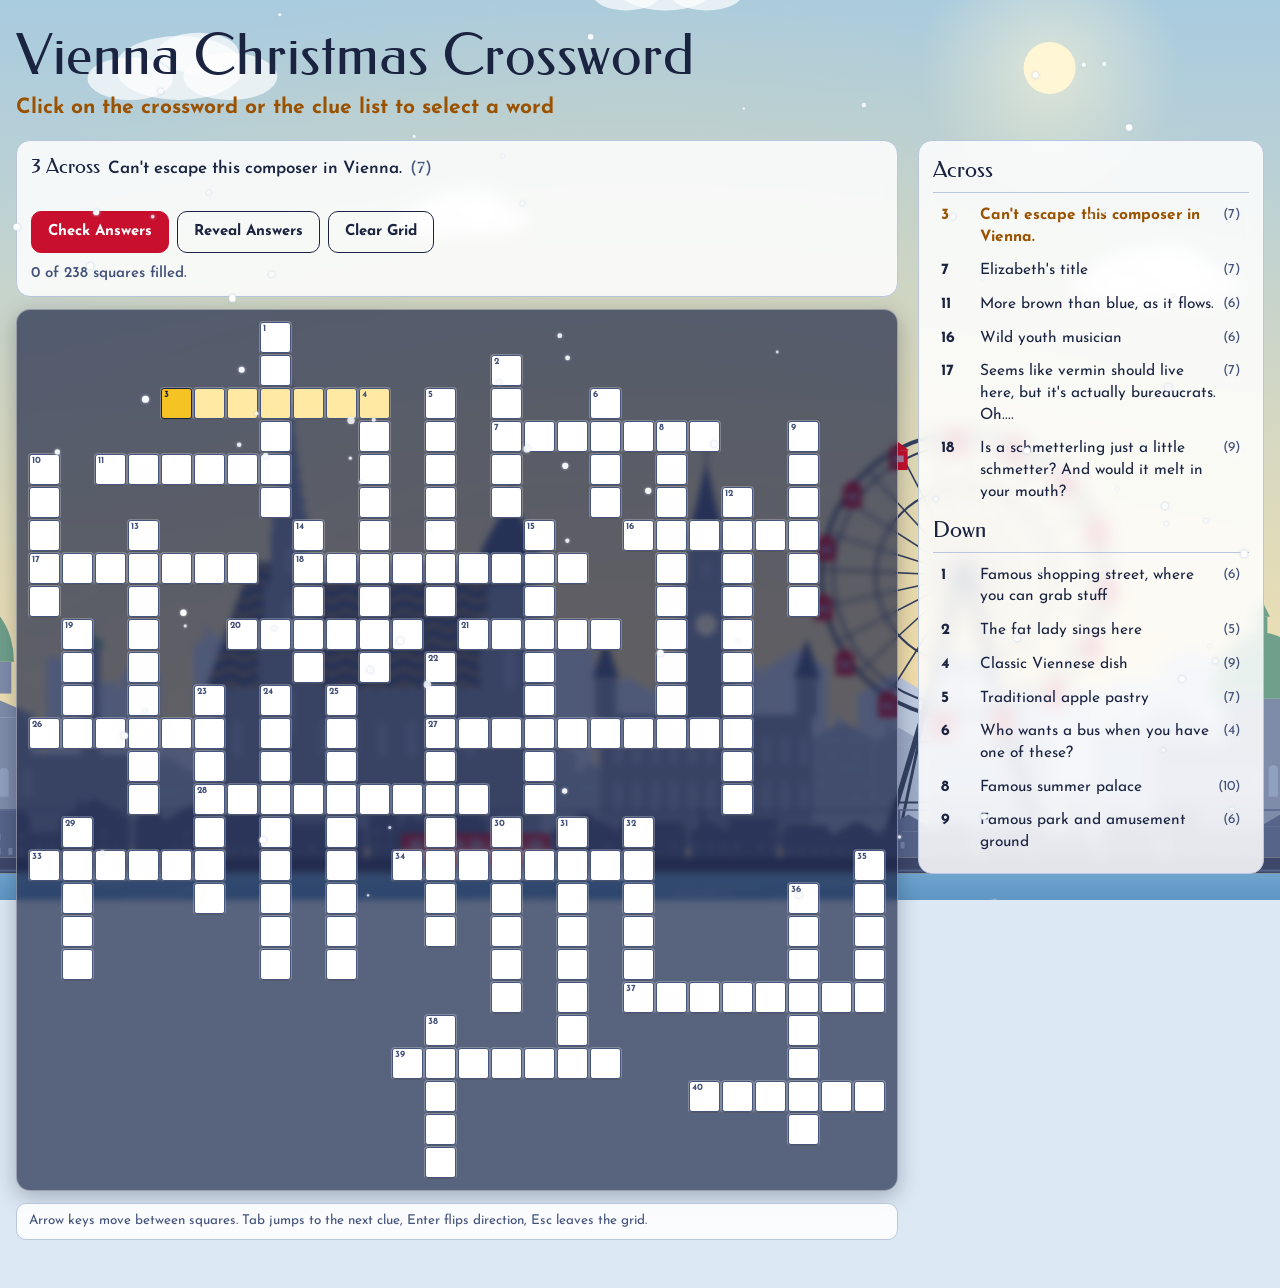
<file: assets/19.html>
<!doctype html><html><head><meta charset=utf8><meta name=viewport content="width=device-width,initial-scale=1,viewport-fit=cover"><style>:root{color-scheme:light;box-sizing:border-box;padding-top:env(safe-area-inset-top,0px);padding-bottom:env(safe-area-inset-bottom,0px)}html{scroll-padding-top:env(safe-area-inset-top,0px)}body{margin:0;padding:0;font:14px -apple-system,BlinkMacSystemFont,sans-serif;background:#fff;color:#000}img{max-width:100%}[hidden]:not([hidden=until-found i]){display:none!important}</style></head><body>
<title>Vienna Christmas Crossword</title>
<meta name="claude:viewport-fit-sides" content="cover">
<link rel="preconnect" href="https://fonts.googleapis.com">
<link rel="preconnect" href="https://fonts.gstatic.com" crossorigin>
<link rel="stylesheet" href="https://fonts.googleapis.com/css2?family=Federo&family=Josefin+Sans:wght@400;600;700&display=swap">
<style>
/* Layout concept: a fixed, illustrated Vienna skyline (Stephansdom, Rathaus, Riesenrad, a red tram) fills the
   background. A sparse tile grid floats over it, and the clues sit in a frosted side panel. */
:root {
  --f-display: "Federo", "Georgia", serif;
  --f-ui: "Josefin Sans", "Trebuchet MS", system-ui, sans-serif;

  /* page + puzzle */
  --bg: #DCE9F4;
  --ink: #1A2340;
  --ink-soft: #44527A;
  --panel: #FFFFFFD9;
  --panel-line: #B9C6DE;
  --hover: #1A234014;
  --cell: #FFFFFF;
  --cell-ink: #1A2340;
  --cell-line: #46557E;
  --cell-num: #44527A;
  --clue-active: #9A5200;
  --board: rgba(20, 30, 64, 0.66);
  --board-line: rgba(255, 255, 255, 0.4);
  --cell-word: #FFE9A3;
  --cell-cur: #F6C324;
  --cur-ink: #1A2340;
  --ok: #14764A;
  --ok-bg: #D5F0E2;
  --bad: #B3261E;
  --bad-bg: #FBD7D3;
  --rev: #2956A8;
  --accent: #C8102E;
  --accent-ink: #FFFFFF;

  /* skyline */
  --sky-top: #9CC7E6;
  --sky-bot: #FCE6B0;
  --glow: #FFD98A;
  --sun: #FFF6D6;
  --star-a: 0;
  --cloud-a: 0.7;
  --far: #BFCBE0;
  --mid: #9DABC6;
  --stone: #7E8CAA;
  --roof: #4B5A82;
  --roof-line: #E5B13F;
  --dome: #6FA08B;
  --wheel: #34415F;
  --cabin: #C8102E;
  --near: #56648A;
  --road: #3C476A;
  --river: #6FA4CF;
  --river-deep: #3F78AA;
  --win: #9FB1D0;
  --win-a: 0.55;
  --tram: #D3182F;
}
@media (prefers-color-scheme: dark) {
  :root:not([data-theme="light"]) {
    --bg: #0A1026;
    --ink: #E9EDFA;
    --ink-soft: #A9B4D4;
    --panel: #0F1836D9;
    --panel-line: #2B3A6B;
    --hover: #FFFFFF14;
    --cell: #17224D;
    --cell-ink: #F1F4FF;
    --cell-line: #4C5C8C;
    --cell-word: #51451C;
    --cell-cur: #E8B92E;
    --cur-ink: #0A1026;
    --ok: #5ED19A;
    --ok-bg: #12382A;
    --bad: #FF8A80;
    --bad-bg: #4A1D22;
    --rev: #8DB4FF;
    --accent: #C8102E;
    --accent-ink: #FFFFFF;
    --sky-top: #070C22;
    --sky-bot: #2B3566;
    --glow: #6A5A8A;
    --sun: #EDE8CF;
    --star-a: 0.9;
    --cloud-a: 0;
    --far: #1D2850;
    --mid: #162044;
    --stone: #101838;
    --roof: #1B2552;
    --roof-line: #A67C2A;
    --dome: #1F4A4A;
    --wheel: #E2C675;
    --cabin: #FF7A59;
    --near: #0B1230;
    --road: #070C20;
    --river: #1B2A5C;
    --river-deep: #0D1634;
    --win: #F5C95B;
    --win-a: 0.9;
    --tram: #E02B3F;
    color-scheme: dark;
  }
}
:root[data-theme="dark"] {
  --bg: #0A1026;
  --ink: #E9EDFA;
  --ink-soft: #A9B4D4;
  --panel: #0F1836D9;
  --panel-line: #2B3A6B;
  --hover: #FFFFFF14;
  --cell: #17224D;
  --cell-ink: #F1F4FF;
  --cell-line: #4C5C8C;
  --cell-word: #51451C;
  --cell-cur: #E8B92E;
  --cur-ink: #0A1026;
  --ok: #5ED19A;
  --ok-bg: #12382A;
  --bad: #FF8A80;
  --bad-bg: #4A1D22;
  --rev: #8DB4FF;
  --accent: #C8102E;
  --accent-ink: #FFFFFF;
  --sky-top: #070C22;
  --sky-bot: #2B3566;
  --glow: #6A5A8A;
  --sun: #EDE8CF;
  --star-a: 0.9;
  --cloud-a: 0;
  --far: #1D2850;
  --mid: #162044;
  --stone: #101838;
  --roof: #1B2552;
  --roof-line: #A67C2A;
  --dome: #1F4A4A;
  --wheel: #E2C675;
  --cabin: #FF7A59;
  --near: #0B1230;
  --road: #070C20;
  --river: #1B2A5C;
  --river-deep: #0D1634;
  --win: #F5C95B;
  --win-a: 0.9;
  --tram: #E02B3F;
  color-scheme: dark;
}

@media (prefers-color-scheme: dark) {
  :root:not([data-theme="light"]) {
    --cell: #F1F4FF; --cell-ink: #1A2340; --cell-line: #46557E; --cell-num: #44527A;
    --cell-word: #FFE9A3; --cell-cur: #F6C324; --cur-ink: #1A2340;
    --ok: #14764A; --ok-bg: #CDEFDD; --bad: #B3261E; --bad-bg: #FBD7D3; --rev: #2956A8;
    --board: rgba(3, 6, 20, 0.7); --board-line: rgba(255, 255, 255, 0.22);
    --clue-active: #FFD54A;
  }
}
:root[data-theme="dark"] {
  --cell: #F1F4FF; --cell-ink: #1A2340; --cell-line: #46557E; --cell-num: #44527A;
  --cell-word: #FFE9A3; --cell-cur: #F6C324; --cur-ink: #1A2340;
  --ok: #14764A; --ok-bg: #CDEFDD; --bad: #B3261E; --bad-bg: #FBD7D3; --rev: #2956A8;
  --board: rgba(3, 6, 20, 0.7); --board-line: rgba(255, 255, 255, 0.22);
  --clue-active: #FFD54A;
}

* { box-sizing: border-box; }
body {
  background: var(--bg);
  color: var(--ink);
  font-family: var(--f-ui);
  font-size: 16px;
  line-height: 1.4;
  padding-left: max(16px, env(safe-area-inset-left, 0px));
  padding-right: max(16px, env(safe-area-inset-right, 0px));
  padding-block: 20px 48px;
}
#snow { position: fixed; left: 0; top: 0; width: 100%; height: 100%; z-index: 5; pointer-events: none; display: block; }
#fireworks { position: fixed; left: 0; top: 0; width: 100%; height: 100%; z-index: 4; pointer-events: none; display: block; }
#sky {
  position: fixed;
  left: 0;
  bottom: 0;
  z-index: 0;
  pointer-events: none;
  display: block;
}
.page { position: relative; z-index: 1; max-width: 1320px; margin: 0 auto; }

/* hero */
.hero { padding-block: 6px 18px; }
.hero h1 {
  margin: 0;
  font-family: var(--f-display);
  font-weight: 400;
  font-size: clamp(32px, 6vw, 56px);
  line-height: 1.05;
  letter-spacing: 0.01em;
  text-wrap: balance;
}
.hero .sub { margin: 8px 0 0; font-size: 21px; color: var(--clue-active); max-width: 46ch; font-weight: 700; }
.hero .meta { margin: 6px 0 0; font-size: 14px; color: var(--ink-soft); letter-spacing: 0.06em; text-transform: uppercase; }

/* layout */
.layout { display: grid; grid-template-columns: minmax(0, auto) minmax(320px, 1fr); gap: 20px; align-items: start; }
.board { min-width: 0; display: flex; flex-direction: column; gap: 12px; }
.frost {
  background: var(--panel);
  border: 1px solid var(--panel-line);
  border-radius: 14px;
  -webkit-backdrop-filter: blur(8px);
  backdrop-filter: blur(8px);
}
.bar { padding: 12px 14px; display: flex; flex-direction: column; gap: 10px; }
.now { margin: 0; min-height: 2.8em; font-size: 17px; font-weight: 600; display: flex; gap: 8px; align-items: baseline; flex-wrap: wrap; }
.now b { font-family: var(--f-display); font-weight: 400; font-size: 1.15em; white-space: nowrap; }
.now .len { color: var(--ink-soft); font-weight: 400; }
.tools { display: flex; flex-wrap: wrap; gap: 8px; align-items: center; }
.btn {
  font: inherit;
  font-weight: 700;
  font-size: 15px;
  min-height: 42px;
  padding: 0 16px;
  border-radius: 10px;
  border: 1.5px solid var(--ink);
  background: transparent;
  color: var(--ink);
  cursor: pointer;
}
.btn:hover { background: var(--hover); }
.btn.primary { background: var(--accent); border-color: var(--accent); color: var(--accent-ink); }
.btn.primary:hover { filter: brightness(1.1); background: var(--accent); }
.btn.armed { background: var(--cell-cur); color: var(--cur-ink); border-color: var(--cur-ink); }
.btn:focus-visible, .clue:focus-visible { outline: 3px solid var(--cell-cur); outline-offset: 2px; }
.status { margin: 0; font-size: 15px; color: var(--ink-soft); min-height: 1.4em; font-weight: 600; }
.hint { margin: 0; font-size: 13.5px; color: var(--ink-soft); padding: 8px 12px; border-radius: 10px; }

/* grid */
.gridwrap { overflow-x: auto; max-width: 100%; width: fit-content; padding: 10px; background: var(--board); border: 1px solid var(--board-line); border-radius: 14px; -webkit-backdrop-filter: blur(3px); backdrop-filter: blur(3px); box-shadow: 0 6px 22px rgba(10, 16, 40, 0.28); }
.grid {
  display: grid;
  grid-template-columns: repeat(var(--cols), var(--cs));
  grid-auto-rows: var(--cs);
  gap: 2px;
  width: max-content;
  padding: 2px;
  --cs: 30px;
}
.cell {
  position: relative;
  border: 1px solid var(--cell-line);
  border-radius: 3px;
  background: var(--cell);
  color: var(--cell-ink);
  cursor: pointer;
  user-select: none;
  -webkit-user-select: none;
  display: grid;
  place-items: center;
  font-family: var(--f-ui);
  font-weight: 700;
  font-size: calc(var(--cs) * 0.56);
  line-height: 1;
  touch-action: manipulation;
  box-shadow: 0 1px 0 rgba(0, 0, 0, 0.35), 0 0 0 1px rgba(255, 255, 255, 0.25);
}
.cell.blank { visibility: hidden; pointer-events: none; }
.cell .n {
  position: absolute;
  top: 1px;
  left: 2px;
  font-size: max(8px, calc(var(--cs) * 0.3));
  font-weight: 700;
  color: var(--cell-num);
  line-height: 1;
  pointer-events: none;
}
.cell .l { pointer-events: none; }
.cell.inword { background: var(--cell-word); }
.cell.ok { background: var(--ok-bg); color: var(--ok); }
.cell.bad { background: var(--bad-bg); color: var(--bad); }
.cell.rev { color: var(--rev); }
.cell.cur { background: var(--cell-cur); color: var(--cur-ink); border-color: var(--cur-ink); }
.cell.cur .n { color: var(--cur-ink); }

/* clues */
.clues { padding: 14px; position: sticky; top: 16px; display: flex; flex-direction: column; min-width: 0; }
.lists { display: grid; grid-template-columns: minmax(0, 1fr); gap: 16px; }
.list { min-width: 0; display: flex; flex-direction: column; min-height: 0; }
.list h2 {
  margin: 0 0 6px;
  padding-bottom: 6px;
  font-family: var(--f-display);
  font-weight: 400;
  font-size: 22px;
  border-bottom: 1.5px solid var(--panel-line);
}
.scroll { overflow-y: auto; max-height: 300px; margin: 0; padding: 0; list-style: none; }
.clue {
  display: grid;
  grid-template-columns: 2.1em 1fr auto;
  gap: 6px;
  width: 100%;
  text-align: left;
  font: inherit;
  font-size: 15.5px;
  color: inherit;
  background: transparent;
  border: 0;
  border-radius: 8px;
  padding: 6px 8px;
  cursor: pointer;
}
.clue:hover { background: var(--hover); }
.clue .num { font-weight: 700; }
.clue .len { color: var(--ink-soft); font-size: 0.88em; white-space: nowrap; }
.clue.cross { box-shadow: inset 0 0 0 1.5px var(--cell-cur); }
.clue.active .text, .clue.active .num { color: var(--clue-active); font-weight: 700; }
.clue.filled .text { color: var(--ink-soft); }
.clue.filled .text::after { content: " \2713"; color: var(--ok); font-weight: 700; }

.kb { position: fixed; left: 0; top: 0; width: 1px; height: 1px; opacity: 0; border: 0; padding: 0; font-size: 16px; pointer-events: none; }

@media (max-width: 1099px) {
  .layout { grid-template-columns: minmax(0, 1fr); }
  .clues { position: static; max-height: none; }
  .scroll { max-height: 420px; }
}
@media (max-width: 639px) {
  .lists { grid-template-columns: minmax(0, 1fr); }
  .scroll { max-height: 320px; }
  .hero .sub { font-size: 18px; }
}
@media (prefers-reduced-motion: no-preference) {
  .btn { transition: background 0.15s ease, filter 0.15s ease; }
}
</style>

<canvas id="sky" aria-hidden="true"></canvas>

<div class="page">
  <header class="hero">
    <h1>Vienna Christmas Crossword</h1>
    <p class="sub">Click on the crossword or the clue list to select a word</p>
  </header>

  <div class="layout">
    <section class="board" aria-label="Crossword grid">
      <div class="bar frost">
        <p class="now" id="now" aria-live="polite"></p>
        <div class="tools">
          <button type="button" class="btn primary" id="btn-check">Check Answers</button>
          <button type="button" class="btn" id="btn-reveal">Reveal Answers</button>
          <button type="button" class="btn" id="btn-clear">Clear Grid</button>
        </div>
        <p class="status" id="status" role="status" aria-live="polite"></p>
      </div>
      <div class="gridwrap"><div class="grid" id="grid" role="group" aria-label="Crossword squares"></div></div>
      <p class="hint frost">Arrow keys move between squares. Tab jumps to the next clue, Enter flips direction, Esc leaves the grid.</p>
    </section>

    <aside class="clues frost" aria-label="Clues">
      <div class="lists">
        <section class="list" aria-labelledby="h-across">
          <h2 id="h-across">Across</h2>
          <ol class="scroll" id="list-A"></ol>
        </section>
        <section class="list" aria-labelledby="h-down">
          <h2 id="h-down">Down</h2>
          <ol class="scroll" id="list-D"></ol>
        </section>
      </div>
    </aside>
  </div>
</div>

<input id="kb" class="kb" type="text" inputmode="text" autocapitalize="characters" autocomplete="off" autocorrect="off" spellcheck="false" aria-label="Type your answer">
<canvas id="fireworks" aria-hidden="true"></canvas>
<script>
/* Fireworks, launched by the crossword when it is solved */
(function () {
  var cv = document.getElementById('fireworks'), ctx = cv.getContext && cv.getContext('2d');
  if (!ctx) return;
  var reduce = window.matchMedia('(prefers-reduced-motion: reduce)');
  var W = 0, H = 0, dpr = 1, rockets = [], sparks = [], raf = 0, last = 0, endAt = 0, nextAt = 0;
  var COLORS = ['#FF4D5E', '#FFC83D', '#4DB8FF', '#5CE08A', '#FF7AD9', '#FFFFFF', '#FF9A3D', '#B58CFF'];
  function fit() {
    dpr = Math.min(2, window.devicePixelRatio || 1);
    W = document.documentElement.clientWidth; H = window.innerHeight;
    cv.width = Math.round(W * dpr); cv.height = Math.round(H * dpr);
  }
  function launch() {
    var x = W * (0.08 + Math.random() * 0.84);
    rockets.push({ x: x, y: H + 10, ty: H * (0.1 + Math.random() * 0.4), vy: -(420 + Math.random() * 160), c: COLORS[(Math.random() * COLORS.length) | 0] });
  }
  function burst(x, y, c) {
    var n = 70 + ((Math.random() * 40) | 0), c2 = COLORS[(Math.random() * COLORS.length) | 0], sp = 90 + Math.random() * 110;
    for (var i = 0; i < n; i++) {
      var a = Math.PI * 2 * i / n + Math.random() * 0.15, v = sp * (0.55 + Math.random() * 0.45);
      sparks.push({ x: x, y: y, vx: Math.cos(a) * v, vy: Math.sin(a) * v, life: 0, max: 1.3 + Math.random() * 0.9, c: i % 3 ? c : c2 });
    }
  }
  function frame(ts) {
    raf = requestAnimationFrame(frame);
    var dt = Math.min((ts - last) / 1000, 0.05); last = ts;
    if (ts < endAt && ts > nextAt) { launch(); if (Math.random() < 0.4) launch(); nextAt = ts + 350 + Math.random() * 450; }
    ctx.setTransform(1, 0, 0, 1, 0, 0);
    ctx.globalCompositeOperation = 'destination-out';
    ctx.fillStyle = 'rgba(0,0,0,0.22)'; ctx.fillRect(0, 0, cv.width, cv.height);
    ctx.globalCompositeOperation = 'source-over';
    ctx.setTransform(dpr, 0, 0, dpr, 0, 0);
    var i, r, s;
    for (i = rockets.length - 1; i >= 0; i--) {
      r = rockets[i]; r.y += r.vy * dt; r.vy += 160 * dt;
      ctx.fillStyle = '#FFF3C4'; ctx.shadowColor = r.c; ctx.shadowBlur = 8;
      ctx.beginPath(); ctx.arc(r.x, r.y, 2, 0, 6.2832); ctx.fill();
      if (r.y <= r.ty || r.vy > -40) { burst(r.x, r.y, r.c); rockets.splice(i, 1); }
    }
    for (i = sparks.length - 1; i >= 0; i--) {
      s = sparks[i]; s.life += dt;
      if (s.life > s.max) { sparks.splice(i, 1); continue; }
      s.vx *= 0.985; s.vy = s.vy * 0.985 + 70 * dt;
      s.x += s.vx * dt; s.y += s.vy * dt;
      ctx.globalAlpha = Math.max(0, 1 - s.life / s.max);
      ctx.fillStyle = s.c; ctx.shadowColor = s.c; ctx.shadowBlur = 6;
      ctx.beginPath(); ctx.arc(s.x, s.y, 2, 0, 6.2832); ctx.fill();
    }
    ctx.globalAlpha = 1; ctx.shadowBlur = 0;
    if (ts > endAt && !rockets.length && !sparks.length) {
      cancelAnimationFrame(raf); raf = 0;
      ctx.setTransform(1, 0, 0, 1, 0, 0); ctx.clearRect(0, 0, cv.width, cv.height);
    }
  }
  window.__fireworks = function () {
    if (reduce.matches) return;
    fit();
    var now = performance.now();
    endAt = now + 12000; nextAt = now;
    if (!raf) { last = now; raf = requestAnimationFrame(frame); }
  };
  window.addEventListener('resize', fit);
  fit();
})();
</script>
<canvas id="snow" aria-hidden="true"></canvas>
<script>
/* Gentle falling snow */
(function () {
  var cv = document.getElementById('snow'), ctx = cv.getContext && cv.getContext('2d');
  if (!ctx) return;
  var reduce = window.matchMedia('(prefers-reduced-motion: reduce)');
  var W = 0, H = 0, dpr = 1, flakes = [], raf = 0, last = 0, edge = 'rgba(80,100,150,0.5)';
  function seed() {
    var n = Math.max(40, Math.min(110, Math.round(W * H / 14000)));
    flakes = [];
    for (var i = 0; i < n; i++) {
      flakes.push({ x: Math.random() * W, y: Math.random() * H, r: 1.2 + Math.random() * 2.6,
        v: 16 + Math.random() * 26, ph: Math.random() * 6.28, sw: 8 + Math.random() * 18, f: 0.3 + Math.random() * 0.6 });
    }
  }
  function fit() {
    dpr = Math.min(2, window.devicePixelRatio || 1);
    W = document.documentElement.clientWidth; H = window.innerHeight;
    cv.width = Math.round(W * dpr); cv.height = Math.round(H * dpr);
    try { edge = getComputedStyle(document.documentElement).getPropertyValue('--panel-line').trim() || edge; } catch (e) {}
    seed(); draw(0);
  }
  function draw(t) {
    ctx.setTransform(dpr, 0, 0, dpr, 0, 0);
    ctx.clearRect(0, 0, W, H);
    ctx.shadowColor = edge; ctx.shadowBlur = 3;
    for (var i = 0; i < flakes.length; i++) {
      var f = flakes[i], x = f.x + Math.sin(t * f.f + f.ph) * f.sw;
      ctx.globalAlpha = 0.55 + f.r / 8;
      ctx.fillStyle = '#FFFFFF';
      ctx.beginPath(); ctx.arc(x, f.y, f.r, 0, 6.2832); ctx.fill();
    }
    ctx.globalAlpha = 1;
  }
  var clock = 0;
  function loop(ts) {
    raf = requestAnimationFrame(loop);
    var dt = Math.min((ts - last) / 1000, 0.1); last = ts; clock += dt;
    for (var i = 0; i < flakes.length; i++) {
      var f = flakes[i]; f.y += f.v * dt;
      if (f.y > H + 6) { f.y = -6; f.x = Math.random() * W; }
    }
    draw(clock);
  }
  function start() {
    cancelAnimationFrame(raf);
    if (reduce.matches) { draw(0); return; }
    last = performance.now(); raf = requestAnimationFrame(loop);
  }
  fit(); start();
  window.addEventListener('resize', fit);
  if (reduce.addEventListener) reduce.addEventListener('change', start);
  var again = function () { fit(); };
  new MutationObserver(again).observe(document.documentElement, { attributes: true, attributeFilter: ['data-theme'] });
  var dm = window.matchMedia('(prefers-color-scheme: dark)');
  if (dm.addEventListener) dm.addEventListener('change', again);
})();
</script>

<script>
/* ---------- Skyline ---------- */
(function () {
  var cv = document.getElementById('sky');
  var ctx = cv.getContext && cv.getContext('2d');
  if (!ctx) return;
  var SW = 1440, SH = 520, G = 480;
  var dpr = 1, cw = 0, ch = 0, s = 1, tx = 0, ty = 0, T = null;
  var back = null, front = null, rot = 0, raf = 0, lastT = 0, lastH = 0;
  var reduce = window.matchMedia('(prefers-reduced-motion: reduce)');

  function rng(seed) { var a = seed >>> 0; return function () { a = (a * 1664525 + 1013904223) >>> 0; return a / 4294967296; }; }
  function rgba(hex, a) {
    hex = hex.replace('#', '');
    if (hex.length === 3) hex = hex.split('').map(function (c) { return c + c; }).join('');
    var n = parseInt(hex, 16);
    return 'rgba(' + (n >> 16 & 255) + ',' + (n >> 8 & 255) + ',' + (n & 255) + ',' + a + ')';
  }
  function readTokens() {
    var cs = getComputedStyle(document.documentElement);
    function g(n) { return cs.getPropertyValue(n).trim(); }
    return {
      skyTop: g('--sky-top'), skyBot: g('--sky-bot'), glow: g('--glow'), sun: g('--sun'),
      starA: parseFloat(g('--star-a')) || 0, cloudA: parseFloat(g('--cloud-a')) || 0,
      far: g('--far'), mid: g('--mid'), stone: g('--stone'), roof: g('--roof'), roofLine: g('--roof-line'),
      dome: g('--dome'), wheel: g('--wheel'), cabin: g('--cabin'), near: g('--near'), road: g('--road'),
      river: g('--river'), riverDeep: g('--river-deep'), win: g('--win'), winA: parseFloat(g('--win-a')) || 0.5,
      tram: g('--tram')
    };
  }
  function newLayer() { var c = document.createElement('canvas'); c.width = cv.width; c.height = cv.height; return c; }
  function sceneT(g) { g.setTransform(dpr * s, 0, 0, dpr * s, dpr * tx, dpr * ty); }

  function poly(g, pts, color) {
    g.fillStyle = color; g.beginPath(); g.moveTo(pts[0][0], pts[0][1]);
    for (var i = 1; i < pts.length; i++) g.lineTo(pts[i][0], pts[i][1]);
    g.closePath(); g.fill();
  }
  function slit(g, x, y, w, h) {
    g.fillStyle = T.win; g.globalAlpha = T.winA;
    g.beginPath(); g.moveTo(x, y + h); g.lineTo(x, y + w / 2); g.arc(x + w / 2, y + w / 2, w / 2, Math.PI, 0); g.lineTo(x + w, y + h);
    g.closePath(); g.fill(); g.globalAlpha = 1;
  }
  function spire(g, cx, yb, hw, tip, color) {
    var H = yb - tip;
    g.fillStyle = color; g.beginPath(); g.moveTo(cx - hw, yb);
    g.quadraticCurveTo(cx - hw * 0.35, yb - H * 0.55, cx, tip);
    g.quadraticCurveTo(cx + hw * 0.35, yb - H * 0.55, cx + hw, yb);
    g.closePath(); g.fill();
  }
  function blocks(g, x0, x1, base, hMin, hMax, color, seed, winCol, winA) {
    var r = rng(seed), x = x0;
    while (x < x1) {
      var w = 20 + r() * 38, h = hMin + r() * (hMax - hMin), t = r();
      g.fillStyle = color;
      g.fillRect(x, base - h, w, h);
      if (t < 0.4) {
        g.beginPath(); g.moveTo(x - 2, base - h); g.lineTo(x + w / 2, base - h - w * 0.32); g.lineTo(x + w + 2, base - h); g.closePath(); g.fill();
      } else if (t < 0.7) {
        g.beginPath(); g.moveTo(x - 1, base - h); g.lineTo(x + 4, base - h - 9); g.lineTo(x + w - 4, base - h - 9); g.lineTo(x + w + 1, base - h); g.closePath(); g.fill();
      }
      if (r() < 0.35) g.fillRect(x + w * 0.25, base - h - 16, 4, 16);
      if (winCol) {
        g.fillStyle = winCol; g.globalAlpha = winA;
        for (var yy = base - h + 8; yy < base - 6; yy += 11) {
          for (var xx = x + 5; xx < x + w - 5; xx += 9) { if (r() < 0.5) g.fillRect(xx, yy, 3, 5); }
        }
        g.globalAlpha = 1;
      }
      x += w + (r() < 0.3 ? 3 : 0);
    }
  }

  function karlskirche(g) {
    var cx = 215;
    g.fillStyle = T.stone;
    g.fillRect(95, G - 70, 240, 70);
    for (var i = 0; i < 2; i++) {
      var x = i ? 305 : 125;
      g.fillStyle = T.stone; g.fillRect(x - 7, G - 150, 14, 82);
      g.fillStyle = T.dome; g.beginPath(); g.arc(x, G - 150, 10, Math.PI, 0); g.fill(); g.fillRect(x - 1.5, G - 168, 3, 8);
    }
    g.fillStyle = T.stone; g.fillRect(170, G - 98, 90, 30);
    poly(g, [[164, G - 98], [215, G - 120], [266, G - 98]], T.stone);
    g.fillStyle = T.stone; g.fillRect(185, G - 140, 60, 24);
    g.fillStyle = T.dome; g.beginPath(); g.ellipse(cx, G - 140, 32, 46, 0, Math.PI, Math.PI * 2); g.fill();
    g.fillRect(cx - 4, G - 196, 8, 12); poly(g, [[cx - 6, G - 196], [cx, G - 208], [cx + 6, G - 196]], T.dome);
    for (var k = 0; k < 5; k++) slit(g, 182 + k * 18, G - 60, 7, 22);
  }
  function stephansdom(g) {
    var stone = T.stone;
    g.fillStyle = stone; g.fillRect(400, G - 120, 240, 120);
    var rp = [[392, G - 120], [426, G - 215], [614, G - 215], [648, G - 120]];
    poly(g, rp, T.roof);
    g.save(); g.beginPath();
    rp.forEach(function (p, i) { if (i) g.lineTo(p[0], p[1]); else g.moveTo(p[0], p[1]); });
    g.closePath(); g.clip();
    g.strokeStyle = T.roofLine; g.lineWidth = 1.5;
    for (var k = 0; k < 9; k++) {
      var y = G - 212 + k * 11; g.beginPath();
      for (var x = 388, j = 0; x <= 652; x += 11, j++) { var yy = y + (j % 2 ? 5 : 0); if (j === 0) g.moveTo(x, yy); else g.lineTo(x, yy); }
      g.stroke();
    }
    g.restore();
    for (var wx = 412; wx < 632; wx += 22) slit(g, wx, G - 95, 7, 26);

    var cx = 455;
    g.fillStyle = stone;
    g.fillRect(cx - 23, G - 150, 46, 150);
    g.fillRect(cx - 19, G - 200, 38, 52);
    g.fillRect(cx - 14, G - 235, 28, 37);
    poly(g, [[cx - 27, G - 150], [cx - 23, G - 172], [cx - 19, G - 150]], stone);
    poly(g, [[cx + 19, G - 150], [cx + 23, G - 172], [cx + 27, G - 150]], stone);
    slit(g, cx - 4, G - 120, 8, 34); slit(g, cx - 4, G - 188, 8, 30); slit(g, cx - 3, G - 228, 6, 22);
    spire(g, cx, G - 235, 14, G - 340, stone);
    g.fillStyle = stone;
    for (var i = 1; i <= 8; i++) {
      var t = i / 9, yy2 = G - 235 - 105 * t, hw = 14 * Math.pow(1 - t, 1.5);
      poly(g, [[cx - hw, yy2], [cx - hw - 3.5, yy2 - 3], [cx - hw, yy2 - 6]], stone);
      poly(g, [[cx + hw, yy2], [cx + hw + 3.5, yy2 - 3], [cx + hw, yy2 - 6]], stone);
    }
    g.fillRect(cx - 0.8, G - 354, 1.6, 14); g.fillRect(cx - 4, G - 350, 8, 1.6);

    var nx = 622;
    g.fillStyle = stone; g.fillRect(nx - 23, G - 175, 46, 175); g.fillRect(nx - 17, G - 200, 34, 28);
    g.fillStyle = T.roof; g.beginPath(); g.moveTo(nx - 19, G - 198);
    g.bezierCurveTo(nx - 34, G - 222, nx - 10, G - 236, nx, G - 268);
    g.bezierCurveTo(nx + 10, G - 236, nx + 34, G - 222, nx + 19, G - 198);
    g.closePath(); g.fill();
    g.fillRect(nx - 0.8, G - 284, 1.6, 18); g.fillRect(nx - 3.5, G - 279, 7, 1.5);
    slit(g, nx - 4, G - 150, 8, 30);
  }
  function rathaus(g) {
    var cx = 770;
    g.fillStyle = T.stone; g.fillRect(690, G - 100, 160, 100);
    for (var x = 700; x < 842; x += 14) { slit(g, x, G - 84, 7, 22); slit(g, x, G - 50, 7, 22); }
    [694, 846].forEach(function (x) {
      g.fillStyle = T.stone; g.fillRect(x - 8, G - 128, 16, 30);
      poly(g, [[x - 10, G - 128], [x, G - 158], [x + 10, G - 128]], T.roof);
    });
    g.fillStyle = T.stone;
    g.fillRect(cx - 20, G - 190, 40, 92); g.fillRect(cx - 25, G - 200, 50, 10); g.fillRect(cx - 14, G - 228, 28, 30);
    [-24, 24].forEach(function (dx) { poly(g, [[cx + dx - 4, G - 200], [cx + dx, G - 222], [cx + dx + 4, G - 200]], T.stone); });
    spire(g, cx, G - 228, 16, G - 292, T.roof);
    g.fillStyle = T.roof; g.fillRect(cx - 0.7, G - 304, 1.4, 14);
    g.beginPath(); g.arc(cx, G - 306, 2.4, 0, Math.PI * 2); g.fill();
    g.fillStyle = T.sun; g.beginPath(); g.arc(cx, G - 168, 8, 0, Math.PI * 2); g.fill();
    g.strokeStyle = T.stone; g.lineWidth = 1;
    g.beginPath(); g.moveTo(cx, G - 168); g.lineTo(cx, G - 174); g.moveTo(cx, G - 168); g.lineTo(cx + 4, G - 166); g.stroke();
    slit(g, cx - 3, G - 216, 6, 12);
  }
  function hofburg(g) {
    var cx = 1190;
    g.fillStyle = T.stone; g.fillRect(1110, G - 78, 160, 78); g.fillRect(1160, G - 112, 60, 36);
    for (var x = 1120; x < 1262; x += 15) slit(g, x, G - 62, 7, 24);
    g.fillStyle = T.dome; g.beginPath(); g.ellipse(cx, G - 112, 38, 50, 0, Math.PI, Math.PI * 2); g.fill();
    g.fillRect(cx - 4, G - 174, 8, 14); poly(g, [[cx - 6, G - 174], [cx, G - 186], [cx + 6, G - 174]], T.dome);
  }

  function drawSky(g) {
    g.setTransform(dpr, 0, 0, dpr, 0, 0);
    var gr = g.createLinearGradient(0, 0, 0, ch);
    gr.addColorStop(0, T.skyTop); gr.addColorStop(1, T.skyBot);
    g.fillStyle = gr; g.fillRect(0, 0, cw, ch);
    var rg = g.createRadialGradient(cw * 0.5, ch, 10, cw * 0.5, ch, Math.max(cw, ch) * 0.75);
    rg.addColorStop(0, rgba(T.glow, 0.6)); rg.addColorStop(1, rgba(T.glow, 0));
    g.fillStyle = rg; g.fillRect(0, 0, cw, ch);
    if (T.starA > 0.01) {
      var r = rng(5);
      for (var i = 0; i < 110; i++) {
        var x = r() * cw, y = r() * ch * 0.55, sz = 0.6 + r() * 1.1, a = T.starA * (0.4 + r() * 0.6);
        g.fillStyle = 'rgba(255,255,255,' + a + ')'; g.fillRect(x, y, sz, sz);
      }
    }
    var sx = cw * 0.82, sy = ch * 0.2;
    var sg = g.createRadialGradient(sx, sy, 4, sx, sy, 130);
    sg.addColorStop(0, rgba(T.sun, 0.55)); sg.addColorStop(1, rgba(T.sun, 0));
    g.fillStyle = sg; g.fillRect(sx - 140, sy - 140, 280, 280);
    g.fillStyle = T.sun; g.beginPath(); g.arc(sx, sy, 26, 0, Math.PI * 2); g.fill();
    if (T.cloudA > 0.01) {
      g.fillStyle = 'rgba(255,255,255,' + T.cloudA + ')';
      [[0.14, 0.2, 1], [0.52, 0.12, 0.8], [0.36, 0.34, 0.7], [0.9, 0.4, 0.9]].forEach(function (c) {
        var x = cw * c[0], y = ch * c[1], k = c[2] * Math.min(1.2, Math.max(0.6, cw / 1200));
        [[0, 0, 60], [48, 8, 44], [-46, 10, 40], [18, -14, 38]].forEach(function (p) {
          g.beginPath(); g.ellipse(x + p[0] * k, y + p[1] * k, p[2] * k, p[2] * k * 0.5, 0, 0, Math.PI * 2); g.fill();
        });
      });
    }
  }
  function drawBack(g) {
    drawSky(g);
    sceneT(g);
    blocks(g, -60, 1500, G - 34, 50, 118, T.far, 11, null, 0);
    blocks(g, -60, 1500, G, 38, 92, T.mid, 23, T.win, T.winA);
    karlskirche(g); stephansdom(g); rathaus(g); hofburg(g);
  }
  function drawFront(g) {
    sceneT(g);
    blocks(g, -60, 1500, G + 8, 14, 30, T.near, 41, T.win, T.winA * 0.8);
    g.fillStyle = T.road; g.fillRect(-60, G + 8, 1560, 12);
    g.fillStyle = T.near; g.fillRect(-60, G + 17, 1560, 1.5);
    g.strokeStyle = T.near; g.lineWidth = 1;
    g.beginPath(); g.moveTo(-60, G - 28); g.lineTo(1500, G - 28); g.stroke();
    var tx0 = 540;
    g.fillStyle = T.tram; g.fillRect(tx0, G - 10, 112, 24);
    g.fillStyle = '#F3EFE4'; g.fillRect(tx0, G + 2, 112, 3);
    g.fillStyle = T.win; g.globalAlpha = Math.max(T.winA, 0.7);
    for (var i = 0; i < 7; i++) g.fillRect(tx0 + 6 + i * 15, G - 6, 11, 7);
    g.globalAlpha = 1;
    g.fillStyle = T.road;
    g.beginPath(); g.arc(tx0 + 18, G + 15, 3.5, 0, Math.PI * 2); g.arc(tx0 + 94, G + 15, 3.5, 0, Math.PI * 2); g.fill();
    g.strokeStyle = T.near; g.lineWidth = 1.4;
    g.beginPath(); g.moveTo(tx0 + 62, G - 10); g.lineTo(tx0 + 72, G - 28); g.stroke();
    var rv = g.createLinearGradient(0, G + 20, 0, SH + 40);
    rv.addColorStop(0, T.river); rv.addColorStop(1, T.riverDeep);
    g.fillStyle = rv; g.fillRect(-60, G + 20, 1560, SH - G + 60);
    var r = rng(77);
    g.strokeStyle = rgba(T.sun, 0.28); g.lineWidth = 1.2;
    for (var j = 0; j < 40; j++) {
      var x = r() * 1500 - 30, y = G + 26 + r() * 30, w = 14 + r() * 40;
      g.beginPath(); g.moveTo(x, y); g.quadraticCurveTo(x + w / 2, y - 3, x + w, y); g.stroke();
    }
  }
  function drawWheel(g) {
    var cx = 965, cy = G - 205, R = 108, i, a;
    g.strokeStyle = T.wheel; g.lineCap = 'round';
    g.lineWidth = 4; g.beginPath(); g.moveTo(cx, cy); g.lineTo(cx - 62, G + 4); g.moveTo(cx, cy); g.lineTo(cx + 62, G + 4); g.stroke();
    g.lineWidth = 2.2; g.beginPath(); g.moveTo(cx - 9, cy + 6); g.lineTo(cx - 52, G + 4); g.moveTo(cx + 9, cy + 6); g.lineTo(cx + 52, G + 4); g.stroke();
    g.lineWidth = 1.6;
    [0.35, 0.6, 0.82].forEach(function (f) {
      var y = cy + (G + 4 - cy) * f, hw = 62 * f; g.beginPath(); g.moveTo(cx - hw, y); g.lineTo(cx + hw, y); g.stroke();
    });
    g.lineWidth = 3; g.beginPath(); g.arc(cx, cy, R, 0, Math.PI * 2); g.stroke();
    g.lineWidth = 1.6; g.beginPath(); g.arc(cx, cy, R - 9, 0, Math.PI * 2); g.stroke();
    g.beginPath(); g.arc(cx, cy, R * 0.62, 0, Math.PI * 2); g.stroke();
    g.lineWidth = 1.2; g.beginPath();
    for (i = 0; i < 24; i++) { a = rot + i * Math.PI * 2 / 24; g.moveTo(cx, cy); g.lineTo(cx + Math.cos(a) * R, cy + Math.sin(a) * R); }
    g.stroke();
    g.fillStyle = T.wheel; g.beginPath(); g.arc(cx, cy, 7, 0, Math.PI * 2); g.fill();
    for (i = 0; i < 15; i++) {
      a = rot + i * Math.PI * 2 / 15;
      var x = cx + Math.cos(a) * R, y = cy + Math.sin(a) * R;
      g.fillStyle = T.cabin; g.fillRect(x - 7, y + 1, 14, 15);
      poly(g, [[x - 8, y + 1], [x, y - 5], [x + 8, y + 1]], T.cabin);
      g.fillStyle = T.win; g.globalAlpha = Math.max(T.winA, 0.7); g.fillRect(x - 4, y + 5, 8, 5); g.globalAlpha = 1;
    }
  }
  function compose() {
    if (!back) return;
    ctx.setTransform(1, 0, 0, 1, 0, 0);
    ctx.clearRect(0, 0, cv.width, cv.height);
    ctx.drawImage(back, 0, 0);
    sceneT(ctx); drawWheel(ctx);
    ctx.setTransform(1, 0, 0, 1, 0, 0);
    ctx.drawImage(front, 0, 0);
  }
  function rebuild(force) {
    var w = document.documentElement.clientWidth, h = window.innerHeight;
    if (!force && back && w === cw && Math.abs(h + 140 - ch) < 140) return;
    dpr = Math.min(2, window.devicePixelRatio || 1);
    cw = w; ch = h + 140; lastH = h;
    cv.width = Math.round(cw * dpr); cv.height = Math.round(ch * dpr);
    cv.style.width = cw + 'px'; cv.style.height = ch + 'px';
    s = Math.max(cw / SW, Math.min((ch - 140) * 0.5 / 340, cw / 700));
    tx = (cw - SW * s) / 2; ty = ch - SH * s;
    T = readTokens();
    back = newLayer(); front = newLayer();
    drawBack(back.getContext('2d')); drawFront(front.getContext('2d'));
    compose();
  }
  function loop(t) {
    raf = requestAnimationFrame(loop);
    if (t - lastT < 120) return;
    var dt = Math.min(t - lastT, 500); lastT = t;
    rot += dt / 1000 * (Math.PI * 2 / 220);
    compose();
  }
  function start() {
    cancelAnimationFrame(raf);
    lastT = performance.now();
    if (!reduce.matches) raf = requestAnimationFrame(loop);
  }
  rebuild(true); start();
  window.addEventListener('resize', function () { rebuild(false); });
  var dark = window.matchMedia('(prefers-color-scheme: dark)');
  var again = function () { rebuild(true); };
  if (dark.addEventListener) dark.addEventListener('change', again); else if (dark.addListener) dark.addListener(again);
  if (reduce.addEventListener) reduce.addEventListener('change', start);
  new MutationObserver(again).observe(document.documentElement, { attributes: true, attributeFilter: ['data-theme'] });
})();
</script>
<script>
/* ---------- Crossword ---------- */
(function () {
  var P = {"rows":26,"cols":26,"grid":[".......G..................",".......R......O...........","....STRAUSS.S.P..T........",".......B..C.T.EMPRESS..P..","S.DANUBE..H.R.R..A.C...R..","P......N..N.U.A..M.H.N.A..","E..C....U.I.D..A..MOZART..","RATHAUS.BUTTERFLY..N.S.E..","L..O....A.Z.L..B...B.C.R..",".S.C..MAHLER.FREUD.R.H....",".I.O....N.L.B..R...U.M....",".S.L.H.S.C..E..T...N.A....","FIGARO.E.A..LIPIZZANER....","...T.F.C.T..V..N.....K....","...E.BEETHOVEN.A.....T....",".W...U.S.E..D.C.H.F.......","SACHER.S.D.LEMONADE......K",".L...G.I.R..R.F.B.R....I.L",".T.....O.A..E.F.S.R....M.I",".Z.....N.L....E.B.I....P.M","..............E.U.SCHUBERT","............H...R......R..","...........SAUSAGE.....I..","............Y.......PALACE","............D..........L..","............N............."],"words":[{"ans":"STRAUSS","r":2,"c":4,"dir":"A","len":7,"num":3,"clue":"Can't escape this composer in Vienna."},{"ans":"EMPRESS","r":3,"c":14,"dir":"A","len":7,"num":7,"clue":"Elizabeth's title"},{"ans":"DANUBE","r":4,"c":2,"dir":"A","len":6,"num":11,"clue":"More brown than blue, as it flows."},{"ans":"MOZART","r":6,"c":18,"dir":"A","len":6,"num":16,"clue":"Wild youth musician"},{"ans":"RATHAUS","r":7,"c":0,"dir":"A","len":7,"num":17,"clue":"Seems like vermin should live here, but it's actually bureaucrats. Oh...."},{"ans":"BUTTERFLY","r":7,"c":8,"dir":"A","len":9,"num":18,"clue":"Is a schmetterling just a little schmetter? And would it melt in your mouth?"},{"ans":"MAHLER","r":9,"c":6,"dir":"A","len":6,"num":20,"clue":"Composer and former Opera director"},{"ans":"FREUD","r":9,"c":13,"dir":"A","len":5,"num":21,"clue":"Shrink who lived here"},{"ans":"FIGARO","r":12,"c":0,"dir":"A","len":6,"num":26,"clue":"Mozart's famous opera"},{"ans":"LIPIZZANER","r":12,"c":12,"dir":"A","len":10,"num":27,"clue":"Famous Spanish Riding School horses"},{"ans":"BEETHOVEN","r":14,"c":5,"dir":"A","len":9,"num":28,"clue":"Deaf composer buried in Vienna"},{"ans":"SACHER","r":16,"c":0,"dir":"A","len":6,"num":33,"clue":"Famous chocolate cake"},{"ans":"LEMONADE","r":16,"c":11,"dir":"A","len":8,"num":34,"clue":"Popular café refreshment"},{"ans":"SCHUBERT","r":20,"c":18,"dir":"A","len":8,"num":37,"clue":"Viennese-born composer"},{"ans":"SAUSAGE","r":22,"c":11,"dir":"A","len":7,"num":39,"clue":"Hit the kiosk after a night drinking and try to eat one of these. Good luck!"},{"ans":"PALACE","r":23,"c":20,"dir":"A","len":6,"num":40,"clue":"Schönbrunn or the Hofburg"},{"ans":"GRABEN","r":0,"c":7,"dir":"D","len":6,"num":1,"clue":"Famous shopping street, where you can grab stuff"},{"ans":"OPERA","r":1,"c":14,"dir":"D","len":5,"num":2,"clue":"The fat lady sings here"},{"ans":"SCHNITZEL","r":2,"c":10,"dir":"D","len":9,"num":4,"clue":"Classic Viennese dish"},{"ans":"STRUDEL","r":2,"c":12,"dir":"D","len":7,"num":5,"clue":"Traditional apple pastry"},{"ans":"TRAM","r":2,"c":17,"dir":"D","len":4,"num":6,"clue":"Who wants a bus when you have one of these?"},{"ans":"SCHONBRUNN","r":3,"c":19,"dir":"D","len":10,"num":8,"clue":"Famous summer palace"},{"ans":"PRATER","r":3,"c":23,"dir":"D","len":6,"num":9,"clue":"Famous park and amusement ground"},{"ans":"SPERL","r":4,"c":0,"dir":"D","len":5,"num":10,"clue":"The strudel is good, but the lemonade is fantastic!"},{"ans":"NASCHMARKT","r":5,"c":21,"dir":"D","len":10,"num":12,"clue":"Vienna's best-known food market"},{"ans":"CHOCOLATE","r":6,"c":3,"dir":"D","len":9,"num":13,"clue":"Viennese confectionery"},{"ans":"UBAHN","r":6,"c":8,"dir":"D","len":5,"num":14,"clue":"Underground railway"},{"ans":"ALBERTINA","r":6,"c":15,"dir":"D","len":9,"num":15,"clue":"A gallery named after Victoria's husband and a hairdresser?"},{"ans":"SISI","r":9,"c":1,"dir":"D","len":4,"num":19,"clue":"Empress Elisabeth's nickname"},{"ans":"BELVEDERE","r":10,"c":12,"dir":"D","len":9,"num":22,"clue":"Palace and art gallery"},{"ans":"HOFBURG","r":11,"c":5,"dir":"D","len":7,"num":23,"clue":"Former imperial palace named after the star of \"Knight Rider\""},{"ans":"SECESSION","r":11,"c":7,"dir":"D","len":9,"num":24,"clue":"Famous art movement and building"},{"ans":"CATHEDRAL","r":11,"c":9,"dir":"D","len":9,"num":25,"clue":"Steve's place"},{"ans":"WALTZ","r":15,"c":1,"dir":"D","len":5,"num":29,"clue":"The Viennese dance."},{"ans":"COFFEE","r":15,"c":14,"dir":"D","len":6,"num":30,"clue":"Lots of places to drink this in town."},{"ans":"HABSBURG","r":15,"c":16,"dir":"D","len":8,"num":31,"clue":"Famous chins"},{"ans":"FERRIS","r":15,"c":18,"dir":"D","len":6,"num":32,"clue":"Rotating Gondolas"},{"ans":"KLIMT","r":16,"c":25,"dir":"D","len":5,"num":35,"clue":"Hard to avoid his kisses all over the place."},{"ans":"IMPERIAL","r":17,"c":23,"dir":"D","len":8,"num":36,"clue":"What the emperors were."},{"ans":"HAYDN","r":21,"c":12,"dir":"D","len":5,"num":38,"clue":"Austrian classical composer in seclusion here."}]};
  var R = P.rows, C = P.cols;
  var sol = [];
  P.grid.forEach(function (row) { for (var i = 0; i < row.length; i++) sol.push(row[i] === '.' ? '' : row[i]); });
  var words = P.words.map(function (w, i) {
    w.i = i; w.cells = [];
    for (var k = 0; k < w.len; k++) w.cells.push(w.dir === 'A' ? w.r * C + w.c + k : (w.r + k) * C + w.c);
    return w;
  });
  var wordAt = { A: new Array(R * C).fill(-1), D: new Array(R * C).fill(-1) };
  words.forEach(function (w) { w.cells.forEach(function (ix) { wordAt[w.dir][ix] = w.i; }); });
  var numAt = {};
  words.forEach(function (w) { numAt[w.r * C + w.c] = w.num; });
  var totalLetters = sol.filter(Boolean).length;
  var nAcross = words.filter(function (w) { return w.dir === 'A'; }).length;

  var $ = function (id) { return document.getElementById(id); };
  var gridEl = $('grid'), nowEl = $('now'), statusEl = $('status'), kb = $('kb');
  gridEl.style.setProperty('--cols', C);

  var letters = new Array(R * C).fill('');
  var marks = new Array(R * C).fill('');
  var cells = new Array(R * C);
  var clueBtns = new Array(words.length);
  var STORE = 'vienna-crossword-v2-' + R + 'x' + C;
  var celebrated = false, usedReveal = false;

  /* build grid */
  for (var ix = 0; ix < R * C; ix++) {
    var el = document.createElement('div');
    el.className = 'cell' + (sol[ix] ? '' : ' blank');
    if (sol[ix]) {
      el.dataset.ix = ix;
      if (numAt[ix]) { var n = document.createElement('span'); n.className = 'n'; n.textContent = numAt[ix]; el.appendChild(n); }
      var l = document.createElement('span'); l.className = 'l'; el.appendChild(l);
      cells[ix] = { el: el, l: l };
    }
    gridEl.appendChild(el);
  }

  /* build clue lists */
  words.forEach(function (w) {
    var li = document.createElement('li');
    var b = document.createElement('button');
    b.type = 'button'; b.className = 'clue';
    var num = document.createElement('span'); num.className = 'num'; num.textContent = w.num;
    var tx = document.createElement('span'); tx.className = 'text'; tx.textContent = w.clue;
    var len = document.createElement('span'); len.className = 'len'; len.textContent = '(' + w.len + ')';
    b.appendChild(num); b.appendChild(tx); b.appendChild(len);
    b.addEventListener('click', function () {
      var first = w.cells.filter(function (c) { return !letters[c]; })[0];
      select(first === undefined ? w.cells[0] : first, w.dir);
    });
    li.appendChild(b); $('list-' + w.dir).appendChild(li);
    clueBtns[w.i] = b;
  });

  /* state */
  var cur = -1, dir = 'A', shown = [];

  function wordOf(ix, d) { var i = wordAt[d][ix]; return i < 0 ? null : words[i]; }

  function paint(opts) {
    shown.forEach(function (c) { cells[c].el.classList.remove('inword', 'cur'); });
    shown = [];
    clueBtns.forEach(function (b) { b.classList.remove('active', 'cross'); });
    var w = wordOf(cur, dir);
    w.cells.forEach(function (c) { cells[c].el.classList.add('inword'); shown.push(c); });
    cells[cur].el.classList.add('cur');
    var cb = clueBtns[w.i]; cb.classList.add('active');
    var other = wordOf(cur, dir === 'A' ? 'D' : 'A');
    if (other) clueBtns[other.i].classList.add('cross');
    nowEl.textContent = '';
    var b = document.createElement('b'); b.textContent = w.num + ' ' + (w.dir === 'A' ? 'Across' : 'Down');
    var t = document.createElement('span'); t.textContent = w.clue;
    var ln = document.createElement('span'); ln.className = 'len'; ln.textContent = '(' + w.len + ')';
    nowEl.appendChild(b); nowEl.appendChild(t); nowEl.appendChild(ln);
    inList(cb);
    if (other) inList(clueBtns[other.i], true);
    if (opts && opts.focus === false) return;
    try { kb.focus({ preventScroll: true }); } catch (e) { kb.focus(); }
    resetKb();
    if (!opts || opts.scroll !== false) cells[cur].el.scrollIntoView({ block: 'nearest', inline: 'nearest' });
  }
  function inList(btn, soft) {
    var box = btn.closest('.scroll'); if (!box) return;
    var b = btn.getBoundingClientRect(), r = box.getBoundingClientRect();
    if (b.top < r.top) box.scrollTop -= (r.top - b.top) + 8;
    else if (b.bottom > r.bottom) box.scrollTop += (b.bottom - r.bottom) + 8;
  }
  function select(ix, d, opts) {
    if (wordAt[d][ix] < 0) d = d === 'A' ? 'D' : 'A';
    cur = ix; dir = d; paint(opts);
  }

  cells.forEach(function (c, ix) {
    if (!c) return;
    c.el.addEventListener('click', function () {
      if (ix === cur) {
        var o = dir === 'A' ? 'D' : 'A';
        select(ix, wordAt[o][ix] >= 0 ? o : dir);
      } else select(ix, dir);
    });
  });

  function setStatus(msg) { statusEl.textContent = msg; }
  function filledCount() { var n = 0; for (var i = 0; i < letters.length; i++) if (letters[i]) n++; return n; }
  function progressMsg() { return filledCount() + ' of ' + totalLetters + ' squares filled.'; }

  function updateCell(ix) {
    var c = cells[ix]; c.l.textContent = letters[ix];
    c.el.classList.toggle('ok', marks[ix] === 'ok');
    c.el.classList.toggle('bad', marks[ix] === 'bad');
    c.el.classList.toggle('rev', marks[ix] === 'rev');
  }
  function refreshClues() {
    words.forEach(function (w) {
      var full = w.cells.every(function (c) { return !!letters[c]; });
      clueBtns[w.i].classList.toggle('filled', full);
    });
  }
  function save() {
    try { localStorage.setItem(STORE, letters.map(function (x) { return x || ' '; }).join('')); } catch (e) {}
  }
  function solved() {
    if (usedReveal) return false;
    for (var i = 0; i < sol.length; i++) if (sol[i] && letters[i] !== sol[i]) return false;
    return true;
  }
  function celebrate() {
    if (!solved()) { celebrated = false; return; }
    if (celebrated) return;
    celebrated = true;
    setStatus('Solved! All ' + words.length + ' words are correct. Merry Christmas!');
    if (window.__fireworks) window.__fireworks();
  }
  function afterChange() { refreshClues(); save(); setStatus(progressMsg()); celebrate(); }

  function setLetter(ix, ch) { letters[ix] = ch; marks[ix] = ''; updateCell(ix); afterChange(); }
  function typeLetter(ch) {
    if (cur < 0) return;
    setLetter(cur, ch);
    var w = wordOf(cur, dir), k = w.cells.indexOf(cur);
    if (k < w.cells.length - 1) select(w.cells[k + 1], dir);
  }
  function backspace() {
    if (cur < 0) return;
    if (letters[cur]) { setLetter(cur, ''); return; }
    var w = wordOf(cur, dir), k = w.cells.indexOf(cur);
    if (k > 0) { var p = w.cells[k - 1]; setLetter(p, ''); select(p, dir); }
  }
  function move(dr, dc) {
    if (cur < 0) return;
    var axis = dr ? 'D' : 'A';
    if (axis !== dir && wordAt[axis][cur] >= 0) { select(cur, axis); return; }
    var r = Math.floor(cur / C) + dr, c = cur % C + dc;
    while (r >= 0 && r < R && c >= 0 && c < C) {
      var ix = r * C + c;
      if (sol[ix]) { select(ix, axis); return; }
      r += dr; c += dc;
    }
  }
  function stepClue(delta) {
    var w = wordOf(cur, dir), i = (w.i + delta + words.length) % words.length, t = words[i];
    var first = t.cells.filter(function (c) { return !letters[c]; })[0];
    select(first === undefined ? t.cells[0] : first, t.dir);
  }

  var SENT = '​';
  function resetKb() { kb.value = SENT; try { kb.setSelectionRange(1, 1); } catch (e) {} }
  kb.addEventListener('keydown', function (e) {
    if (e.isComposing || e.ctrlKey || e.metaKey || e.altKey) return;
    var k = e.key, handled = true;
    if (/^[a-zA-Z]$/.test(k)) typeLetter(k.toUpperCase());
    else if (k === 'Backspace') backspace();
    else if (k === 'Delete') { if (cur >= 0) setLetter(cur, ''); }
    else if (k === 'ArrowLeft') move(0, -1);
    else if (k === 'ArrowRight') move(0, 1);
    else if (k === 'ArrowUp') move(-1, 0);
    else if (k === 'ArrowDown') move(1, 0);
    else if (k === 'Tab') stepClue(e.shiftKey ? -1 : 1);
    else if (k === 'Enter' || k === ' ') { var o = dir === 'A' ? 'D' : 'A'; if (wordAt[o][cur] >= 0) select(cur, o); }
    else if (k === 'Home') select(wordOf(cur, dir).cells[0], dir);
    else if (k === 'End') { var wc = wordOf(cur, dir).cells; select(wc[wc.length - 1], dir); }
    else if (k === 'Escape') { kb.blur(); }
    else handled = false;
    if (handled) e.preventDefault();
  });
  kb.addEventListener('input', function (e) {
    var v = kb.value;
    if (e.inputType === 'deleteContentBackward' || v.length === 0) backspace();
    else {
      var m = v.replace(/[^a-zA-Z]/g, '');
      if (m) typeLetter(m.slice(-1).toUpperCase());
    }
    resetKb();
  });

  /* buttons */
  function twoStep(btn, armedLabel, needs, action) {
    var label = btn.textContent, armed = false, timer = 0;
    function disarm() { armed = false; btn.classList.remove('armed'); btn.textContent = label; }
    btn.addEventListener('click', function () {
      if (armed) { clearTimeout(timer); disarm(); action(); return; }
      if (!needs()) { action(); return; }
      armed = true; btn.classList.add('armed'); btn.textContent = armedLabel;
      setStatus('Press the button again to confirm.');
      timer = setTimeout(function () { disarm(); setStatus(progressMsg()); }, 3500);
    });
  }
  $('btn-check').addEventListener('click', function () {
    var ok = 0, bad = 0, empty = 0;
    for (var i = 0; i < sol.length; i++) {
      if (!sol[i]) continue;
      if (!letters[i]) { empty++; marks[i] = ''; }
      else if (letters[i] === sol[i]) { ok++; marks[i] = 'ok'; }
      else { bad++; marks[i] = 'bad'; }
      updateCell(i);
    }
    if (ok + bad === 0) setStatus('Type a few letters first, then check.');
    else if (bad === 0 && empty === 0) setStatus('Solved! All ' + words.length + ' words are correct.');
    else setStatus(ok + ' correct, ' + bad + ' incorrect, ' + empty + ' empty.');
    celebrate();
  });
  twoStep($('btn-reveal'), 'Press again to reveal', function () { return true; }, function () {
    for (var i = 0; i < sol.length; i++) {
      if (!sol[i]) continue;
      var wasRight = letters[i] === sol[i];
      letters[i] = sol[i]; marks[i] = wasRight ? '' : 'rev'; updateCell(i);
    }
    usedReveal = true; celebrated = false;
    refreshClues(); save(); setStatus('All answers revealed.');
  });
  twoStep($('btn-clear'), 'Press again to clear', function () { return filledCount() > 0; }, function () {
    for (var i = 0; i < sol.length; i++) { if (!sol[i]) continue; letters[i] = ''; marks[i] = ''; updateCell(i); }
    usedReveal = false; celebrated = false;
    refreshClues(); save(); setStatus('Grid cleared.');
  });

  /* sizing */
  var wide = window.matchMedia('(min-width: 1100px)');
  function size() {
    var page = document.querySelector('.page'), w = page.clientWidth;
    var avail = wide.matches ? w - 20 - 340 - 22 : w - 22;
    var cs = Math.floor((avail - 4 - (C - 1) * 2) / C);
    cs = Math.max(22, Math.min(34, cs));
    gridEl.style.setProperty('--cs', cs + 'px');
  }
  window.addEventListener('resize', size);
  size();

  /* restore saved progress */
  try {
    var saved = localStorage.getItem(STORE);
    if (saved && saved.length === letters.length) {
      for (var j = 0; j < saved.length; j++) {
        if (sol[j] && /[A-Z]/.test(saved[j])) { letters[j] = saved[j]; updateCell(j); }
      }
    }
  } catch (e) {}
  refreshClues();
  setStatus(progressMsg());
  celebrated = solved();
  select(words[0].cells[0], words[0].dir, { focus: false, scroll: false });
})();
</script>

</body></html>
</file>
